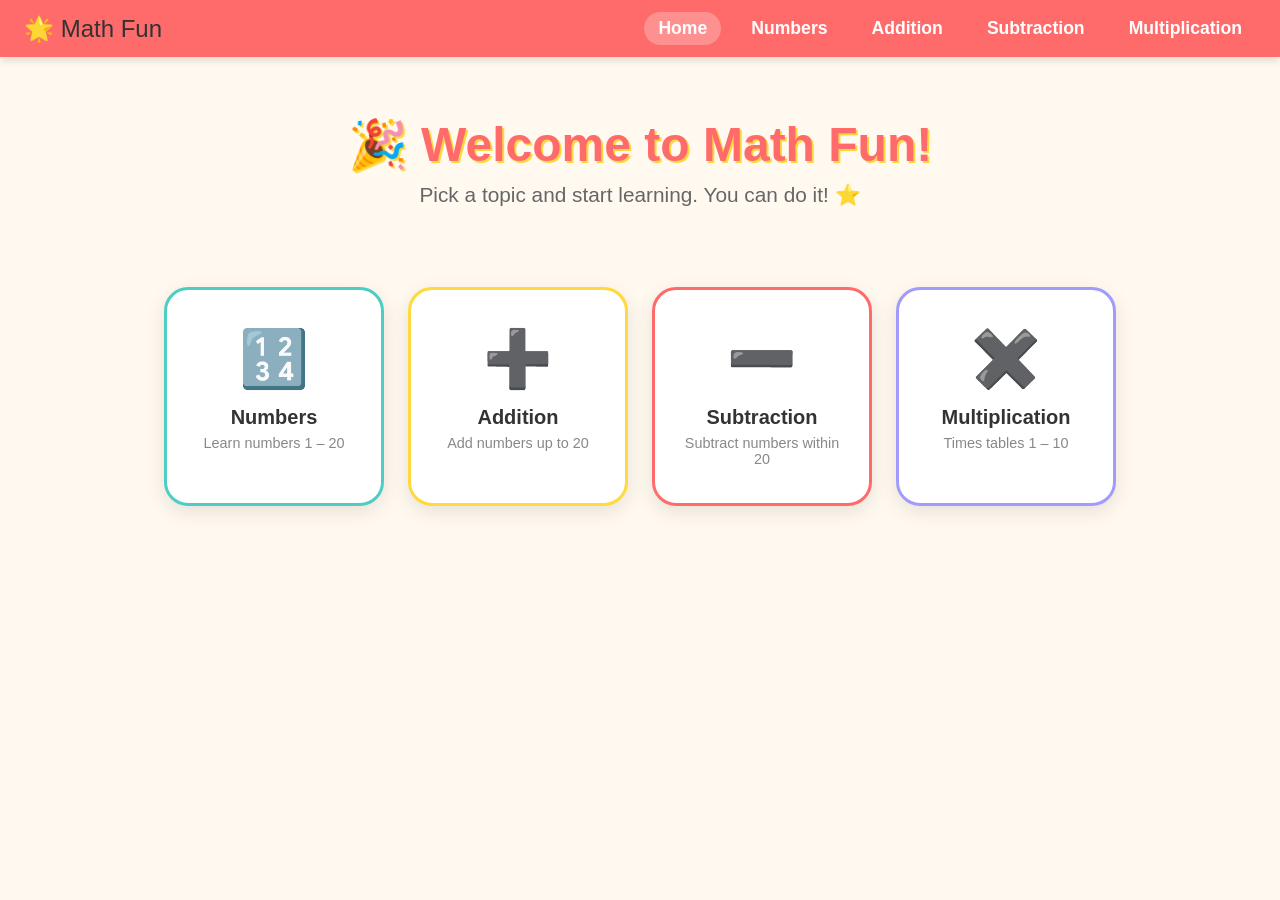
<file: index.html>
<!DOCTYPE html>
<html lang="en">
<head>
  <meta charset="UTF-8" />
  <meta name="viewport" content="width=device-width, initial-scale=1.0" />
  <title>Math Fun – Kids Learning</title>
  <link rel="stylesheet" href="style.css" />
</head>
<body>

<nav>
  <span class="logo">🌟 Math Fun</span>
  <a href="index.html" class="active">Home</a>
  <a href="numbers.html">Numbers</a>
  <a href="addition.html">Addition</a>
  <a href="subtraction.html">Subtraction</a>
  <a href="multiplication.html">Multiplication</a>
</nav>

<div class="hero">
  <h1>🎉 Welcome to Math Fun!</h1>
  <p>Pick a topic and start learning. You can do it! ⭐</p>
</div>

<div class="card-grid">
  <a class="card numbers" href="numbers.html">
    <span class="icon">🔢</span>
    <h2>Numbers</h2>
    <p>Learn numbers 1 – 20</p>
  </a>
  <a class="card addition" href="addition.html">
    <span class="icon">➕</span>
    <h2>Addition</h2>
    <p>Add numbers up to 20</p>
  </a>
  <a class="card subtraction" href="subtraction.html">
    <span class="icon">➖</span>
    <h2>Subtraction</h2>
    <p>Subtract numbers within 20</p>
  </a>
  <a class="card multiplication" href="multiplication.html">
    <span class="icon">✖️</span>
    <h2>Multiplication</h2>
    <p>Times tables 1 – 10</p>
  </a>
</div>

</body>
</html>
</file>
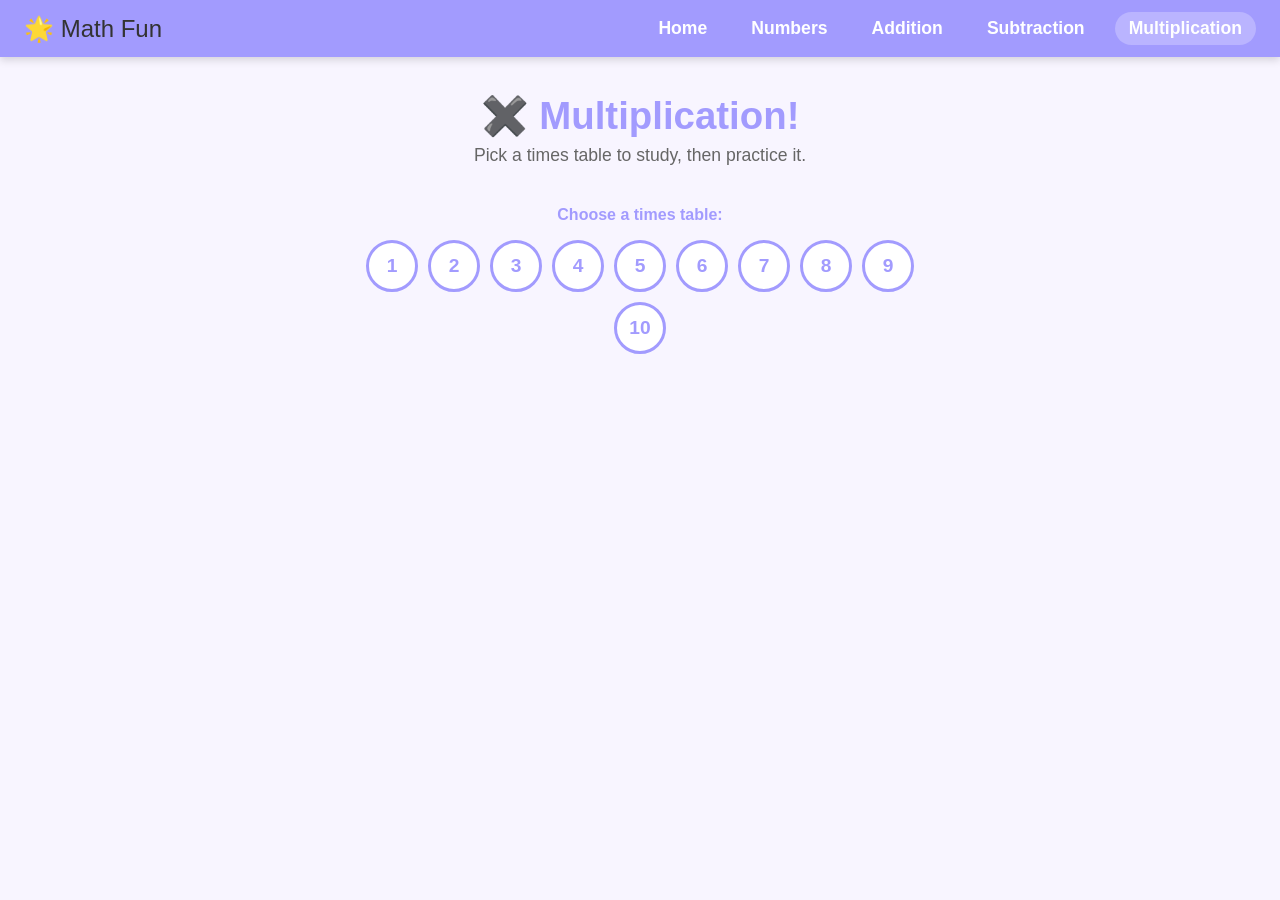
<file: multiplication.html>
<!DOCTYPE html>
<html lang="en">
<head>
  <meta charset="UTF-8" />
  <meta name="viewport" content="width=device-width, initial-scale=1.0" />
  <title>Multiplication – Math Fun</title>
  <link rel="stylesheet" href="style.css" />
  <style>
    body { background: #f8f5ff; }
    nav  { background: #a29bfe; }
    .page-header h1 { color: #a29bfe; }
    button.check-btn { background: #a29bfe; box-shadow: 0 4px 12px rgba(162,155,254,.5); }
    button.next-btn  { background: #a29bfe; box-shadow: 0 4px 12px rgba(162,155,254,.4); }
  </style>
</head>
<body>

<nav>
  <span class="logo">🌟 Math Fun</span>
  <a href="index.html">Home</a>
  <a href="numbers.html">Numbers</a>
  <a href="addition.html">Addition</a>
  <a href="subtraction.html">Subtraction</a>
  <a href="multiplication.html" class="active">Multiplication</a>
</nav>

<div class="page-header">
  <h1>✖️ Multiplication!</h1>
  <p>Pick a times table to study, then practice it.</p>
</div>

<div class="game-wrap">
  <!-- Multiplier selector -->
  <div style="text-align:center; margin-bottom:8px; font-weight:700; color:#a29bfe; font-size:1rem;">
    Choose a times table:
  </div>
  <div class="mult-selector" id="selector"></div>

  <!-- Reference table -->
  <div class="mult-table" id="refTable" style="display:none">
    <h3 id="tableTitle"></h3>
    <div id="tableRows"></div>
  </div>

  <!-- Practice game -->
  <div id="practiceArea" style="display:none">
    <div class="score-bar">
      <span>Score: <strong id="score">0</strong></span>
      <span class="stars" id="stars"></span>
      <span>Streak: <strong id="streak">0</strong> 🔥</span>
    </div>

    <div class="question-box">
      <div class="visuals" id="visuals" style="font-size:1.5rem; line-height:1.6; letter-spacing:2px;"></div>
      <div class="eq" id="eq"></div>
      <div class="answer-row">
        <input type="number" id="ans" min="0" max="100" placeholder="?" />
        <button class="check-btn" onclick="checkMult()">Check ✓</button>
      </div>
    </div>

    <div class="feedback" id="feedback"></div>
    <button class="next-btn" id="nextBtn" style="display:none" onclick="nextMult()">Next Question ▶</button>
  </div>
</div>

<script>
const EMOJI = ['🍎','🐶','🌟','🦋','🌈','🐸','🌻','🍦','🦄','🎈'];

let selected = null;
let a = 1, b = 1, correct = 0;
let score = 0, streak = 0;

// Build selector buttons
const sel = document.getElementById('selector');
for (let i = 1; i <= 10; i++) {
  const btn = document.createElement('button');
  btn.textContent = i;
  btn.onclick = () => selectTable(i, btn);
  sel.appendChild(btn);
}

function selectTable(n, btn) {
  document.querySelectorAll('.mult-selector button').forEach(b => b.classList.remove('sel'));
  btn.classList.add('sel');
  selected = n;
  score = 0; streak = 0;

  // Show reference table
  document.getElementById('refTable').style.display = 'block';
  document.getElementById('tableTitle').textContent = `${n} Times Table`;
  const rows = document.getElementById('tableRows');
  rows.innerHTML = '';
  for (let i = 1; i <= 10; i++) {
    const d = document.createElement('div');
    d.className = 'row';
    d.textContent = `${n} × ${i} = ${n * i}`;
    rows.appendChild(d);
  }

  // Show practice
  document.getElementById('practiceArea').style.display = 'block';
  updateScore();
  nextMult();
}

function nextMult() {
  if (!selected) return;
  a = selected;
  b = Math.ceil(Math.random() * 10);
  correct = a * b;

  // Visual: a icons per row, b rows
  const emoji = EMOJI[(a - 1) % EMOJI.length];
  const row = Array(a).fill(emoji).join(' ');
  document.getElementById('visuals').innerHTML = Array(b).fill(row).join('<br>');
  document.getElementById('eq').innerHTML = `${a} × ${b} = <span class="blank">?</span>`;
  document.getElementById('ans').value = '';
  document.getElementById('ans').focus();
  document.getElementById('feedback').textContent = '';
  document.getElementById('feedback').className = 'feedback';
  document.getElementById('nextBtn').style.display = 'none';
}

function checkMult() {
  const val = parseInt(document.getElementById('ans').value, 10);
  const fb  = document.getElementById('feedback');
  if (isNaN(val)) { fb.textContent = 'Please type a number! 🔢'; fb.className = 'feedback'; return; }
  if (val === correct) {
    score++; streak++;
    fb.textContent = pick(['Awesome! 🎉', 'You got it! ⭐', 'Fantastic! 🌈', 'Super! 🦄']);
    fb.className = 'feedback correct';
    document.getElementById('eq').innerHTML = `${a} × ${b} = <span style="color:#00b894">${correct}</span>`;
  } else {
    streak = 0;
    fb.textContent = `Not quite — the answer is ${correct}. Try again! 💪`;
    fb.className = 'feedback wrong';
    document.getElementById('eq').innerHTML = `${a} × ${b} = <span style="color:#e17055">${correct}</span>`;
  }
  updateScore();
  document.getElementById('nextBtn').style.display = 'block';
}

function updateScore() {
  document.getElementById('score').textContent = score;
  document.getElementById('streak').textContent = streak;
  document.getElementById('stars').textContent = '⭐'.repeat(Math.min(streak, 5));
}

function pick(arr) { return arr[Math.floor(Math.random() * arr.length)]; }

document.addEventListener('keydown', e => {
  if (e.key === 'Enter') {
    if (document.getElementById('nextBtn').style.display !== 'none') nextMult();
    else checkMult();
  }
});
</script>
</body>
</html>
</file>
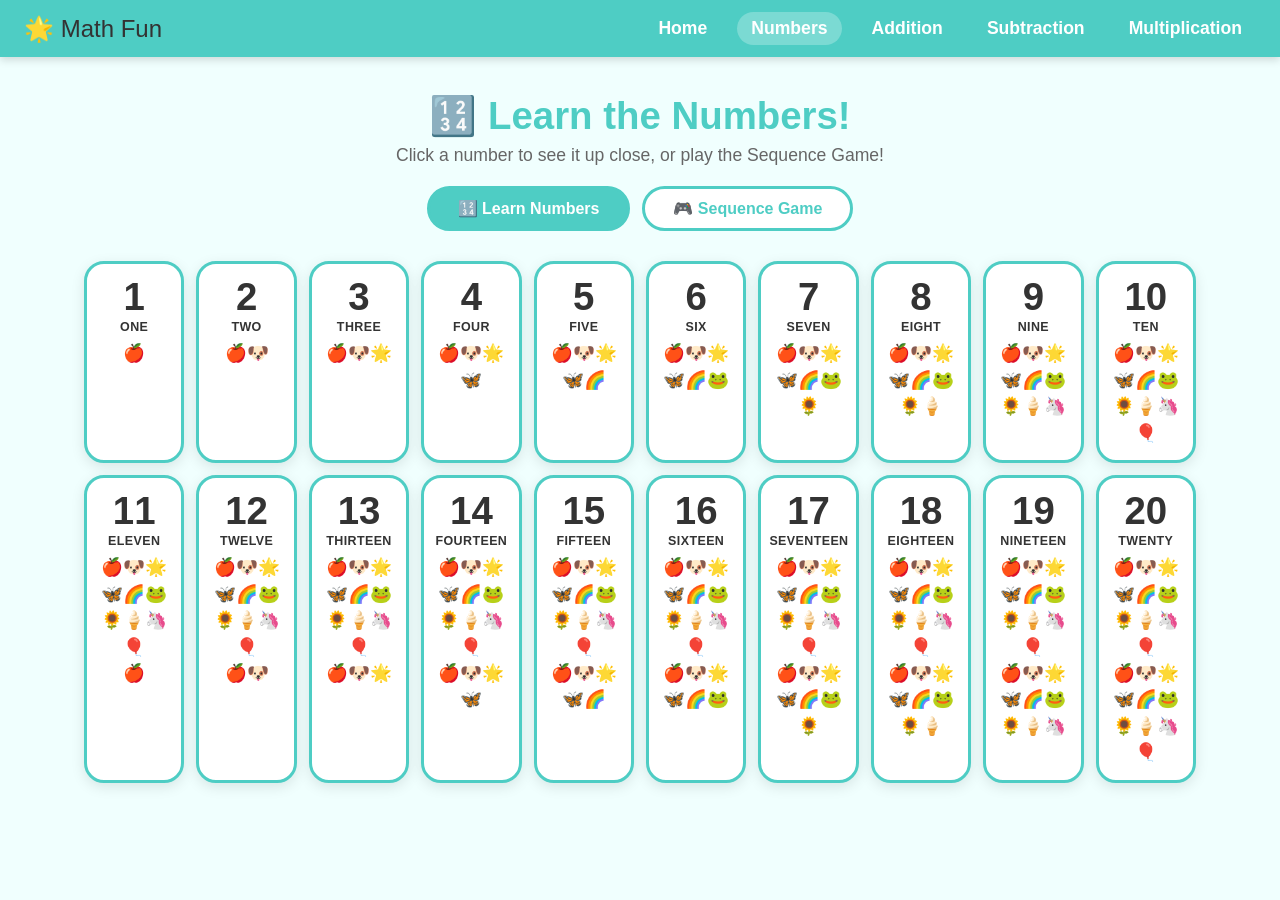
<file: numbers.html>
<!DOCTYPE html>
<html lang="en">
<head>
  <meta charset="UTF-8" />
  <meta name="viewport" content="width=device-width, initial-scale=1.0" />
  <title>Numbers – Math Fun</title>
  <link rel="stylesheet" href="style.css" />
  <style>
    body { background: #f0fffe; }
    nav  { background: #4ecdc4; }
    .page-header h1 { color: #4ecdc4; }
  </style>
</head>
<body>

<nav>
  <span class="logo">🌟 Math Fun</span>
  <a href="index.html">Home</a>
  <a href="numbers.html" class="active">Numbers</a>
  <a href="addition.html">Addition</a>
  <a href="subtraction.html">Subtraction</a>
  <a href="multiplication.html">Multiplication</a>
</nav>

<div class="page-header">
  <h1>🔢 Learn the Numbers!</h1>
  <p>Click a number to see it up close, or play the Sequence Game!</p>
</div>

<div class="tab-bar">
  <button id="tab-learn" class="active" onclick="showSection('learn')">🔢 Learn Numbers</button>
  <button id="tab-game" onclick="showSection('game')">🎮 Sequence Game</button>
</div>

<!-- ── LEARN SECTION ── -->
<div id="section-learn">
  <div class="number-grid" id="grid"></div>
</div>

<!-- ── SEQUENCE GAME SECTION ── -->
<div id="section-game" style="display:none">
  <p style="text-align:center; font-size:1.05rem; color:#555; padding: 0 20px 10px;">
    Pick a number from the bank below, then click the empty box where it belongs!
  </p>

  <div class="seq-progress" id="seqProgress"></div>
  <div class="win-banner"   id="winBanner">🎉 Amazing! You got them all right! 🎉</div>

  <div class="seq-grid" id="seqGrid"></div>

  <div class="bank-label">👇 Missing Numbers — click one to select it:</div>
  <div class="bank" id="seqBank"></div>

  <div class="seq-feedback" id="seqFeedback"></div>

  <button class="new-game-btn" onclick="newSequenceGame()">🔀 New Game</button>
</div>

<!-- ── SPOTLIGHT MODAL ── -->
<div id="spotlight" style="display:none; position:fixed; inset:0; background:rgba(0,0,0,.45); z-index:100; align-items:center; justify-content:center;">
  <div style="background:#fff; border-radius:28px; padding:40px 50px; text-align:center; max-width:340px; width:90%; box-shadow:0 12px 40px rgba(0,0,0,.2);">
    <div id="sp-num"  style="font-size:6rem; font-weight:900; color:#4ecdc4; line-height:1;"></div>
    <div id="sp-word" style="font-size:1.6rem; font-weight:700; margin:8px 0 16px; text-transform:uppercase; letter-spacing:1px;"></div>
    <div id="sp-dots" style="font-size:2rem; line-height:1.8; margin-bottom:20px;"></div>
    <button onclick="closeSpotlight()" style="padding:10px 32px; border:none; border-radius:50px; background:#4ecdc4; color:#fff; font-size:1.1rem; font-weight:700; cursor:pointer;">Close ✕</button>
  </div>
</div>

<script>
const WORDS = ['','One','Two','Three','Four','Five','Six','Seven','Eight',
               'Nine','Ten','Eleven','Twelve','Thirteen','Fourteen','Fifteen',
               'Sixteen','Seventeen','Eighteen','Nineteen','Twenty'];

const EMOJI = ['🍎','🐶','🌟','🦋','🌈','🐸','🌻','🍦','🦄','🎈',
               '🍕','🐙','🎀','🦁','🌙','🚀','🍓','🐬','🎵','🎉'];

// ── BUILD LEARN GRID (10 × 2) ──────────────────────────────────────
const grid = document.getElementById('grid');
for (let n = 1; n <= 20; n++) {
  const row1 = EMOJI.slice(0, Math.min(n, 10)).join('');
  const row2 = n > 10 ? '<br>' + EMOJI.slice(0, n - 10).join('') : '';
  const card = document.createElement('div');
  card.className = 'num-card';
  card.innerHTML =
    `<div class="big">${n}</div>` +
    `<div class="word">${WORDS[n]}</div>` +
    `<div class="dots">${row1}${row2}</div>`;
  card.onclick = () => openSpotlight(n);
  grid.appendChild(card);
}

function openSpotlight(n) {
  document.getElementById('sp-num').textContent  = n;
  document.getElementById('sp-word').textContent = WORDS[n];
  const row1 = EMOJI.slice(0, Math.min(n, 10)).join('');
  const row2 = n > 10 ? '<br>' + EMOJI.slice(0, n - 10).join('') : '';
  document.getElementById('sp-dots').innerHTML = row1 + row2;
  document.getElementById('spotlight').style.display = 'flex';
}
function closeSpotlight() {
  document.getElementById('spotlight').style.display = 'none';
}
document.getElementById('spotlight').addEventListener('click', e => {
  if (e.target === e.currentTarget) closeSpotlight();
});

// ── TABS ───────────────────────────────────────────────────────────
let gameInitialized = false;
function showSection(which) {
  document.getElementById('section-learn').style.display = which === 'learn' ? '' : 'none';
  document.getElementById('section-game').style.display  = which === 'game'  ? '' : 'none';
  document.getElementById('tab-learn').classList.toggle('active', which === 'learn');
  document.getElementById('tab-game').classList.toggle('active', which === 'game');
  if (which === 'game' && !gameInitialized) { newSequenceGame(); gameInitialized = true; }
}

// ── SEQUENCE GAME ──────────────────────────────────────────────────
let removedSet    = new Set();
let totalRemoved  = 0;
let selectedNum   = null;

function shuffle(arr) {
  for (let i = arr.length - 1; i > 0; i--) {
    const j = Math.floor(Math.random() * (i + 1));
    [arr[i], arr[j]] = [arr[j], arr[i]];
  }
  return arr;
}

function newSequenceGame() {
  const count = 5 + Math.floor(Math.random() * 4); // 5–8 missing numbers
  const removed = shuffle([...Array(20).keys()].map(i => i + 1)).slice(0, count);
  removedSet   = new Set(removed);
  totalRemoved = count;
  selectedNum  = null;
  document.getElementById('winBanner').style.display   = 'none';
  document.getElementById('seqFeedback').textContent   = '';
  document.getElementById('seqFeedback').className     = 'seq-feedback';
  renderSeq();
}

function renderSeq() {
  // Build the 10×2 grid
  const seqGrid = document.getElementById('seqGrid');
  seqGrid.innerHTML = '';
  for (let n = 1; n <= 20; n++) {
    const cell = document.createElement('div');
    if (removedSet.has(n)) {
      cell.className    = 'seq-cell blank';
      cell.textContent  = '?';
      cell.dataset.n    = n;
      cell.onclick      = () => placeNumber(n, cell);
    } else {
      cell.className   = 'seq-cell';
      cell.textContent = n;
    }
    seqGrid.appendChild(cell);
  }

  // Build shuffled bank
  const bank = document.getElementById('seqBank');
  bank.innerHTML = '';
  shuffle([...removedSet]).forEach(n => {
    const tile       = document.createElement('div');
    tile.className   = 'bank-tile';
    tile.textContent = n;
    tile.id          = `bank-${n}`;
    tile.onclick     = () => selectTile(n, tile);
    bank.appendChild(tile);
  });

  updateProgress();
}

function selectTile(n, tile) {
  document.querySelectorAll('.bank-tile').forEach(t => t.classList.remove('selected'));
  if (selectedNum === n) {
    selectedNum = null;
    document.getElementById('seqFeedback').textContent = '';
  } else {
    selectedNum = n;
    tile.classList.add('selected');
    document.getElementById('seqFeedback').textContent = `Now click the box where  ${n}  belongs! 👆`;
    document.getElementById('seqFeedback').className   = 'seq-feedback';
  }
}

function placeNumber(slotNum, cell) {
  const fb = document.getElementById('seqFeedback');
  if (selectedNum === null) {
    fb.textContent = '👇 First, pick a number from the bank below!';
    fb.className   = 'seq-feedback';
    return;
  }
  if (selectedNum === slotNum) {
    // ✅ Correct
    cell.textContent = slotNum;
    cell.className   = 'seq-cell correct-placed';
    cell.onclick     = null;
    removedSet.delete(slotNum);
    const tile = document.getElementById(`bank-${selectedNum}`);
    if (tile) tile.classList.add('used');
    selectedNum  = null;
    fb.textContent = pick(['Great! 🎉','Correct! ⭐','You got it! 🌟','Awesome! 🦄','Nice one! 👏']);
    fb.className   = 'seq-feedback correct';
    updateProgress();
    if (removedSet.size === 0) showWin();
  } else {
    // ❌ Wrong
    cell.classList.add('shake');
    setTimeout(() => cell.classList.remove('shake'), 450);
    fb.textContent = `Hmm, ${selectedNum} doesn't go there. Try a different box! 🤔`;
    fb.className   = 'seq-feedback wrong';
  }
}

function updateProgress() {
  const placed = totalRemoved - removedSet.size;
  document.getElementById('seqProgress').textContent =
    `Progress: ${placed} / ${totalRemoved}  ${'⭐'.repeat(placed)}`;
}

function showWin() {
  document.getElementById('winBanner').style.display = 'block';
  document.getElementById('seqFeedback').textContent = '';
}

function pick(arr) { return arr[Math.floor(Math.random() * arr.length)]; }
</script>
</body>
</html>
</file>
<file: style.css>
* { box-sizing: border-box; margin: 0; padding: 0; }

body {
  font-family: 'Segoe UI', 'Comic Sans MS', cursive, sans-serif;
  background: #fff9f0;
  min-height: 100vh;
  color: #333;
}

/* ── NAV ── */
nav {
  background: #ff6b6b;
  padding: 12px 24px;
  display: flex;
  align-items: center;
  gap: 16px;
  flex-wrap: wrap;
  box-shadow: 0 3px 8px rgba(0,0,0,.15);
}
nav a {
  color: #fff;
  text-decoration: none;
  font-size: 1.1rem;
  font-weight: 700;
  padding: 6px 14px;
  border-radius: 20px;
  transition: background .2s;
}
nav a:hover, nav a.active { background: rgba(255,255,255,.25); }
nav .logo { font-size: 1.5rem; margin-right: auto; }

/* ── HERO / HOME ── */
.hero {
  text-align: center;
  padding: 60px 20px 40px;
}
.hero h1 { font-size: 3rem; color: #ff6b6b; text-shadow: 2px 2px 0 #ffd93d; }
.hero p  { font-size: 1.3rem; color: #666; margin-top: 10px; }

.card-grid {
  display: flex;
  flex-wrap: wrap;
  justify-content: center;
  gap: 24px;
  padding: 40px 20px 60px;
}
.card {
  background: #fff;
  border-radius: 24px;
  padding: 36px 28px;
  width: 220px;
  text-align: center;
  text-decoration: none;
  color: inherit;
  box-shadow: 0 6px 20px rgba(0,0,0,.1);
  transition: transform .2s, box-shadow .2s;
  border: 3px solid transparent;
}
.card:hover { transform: translateY(-6px); box-shadow: 0 12px 28px rgba(0,0,0,.15); }
.card .icon { font-size: 3.5rem; display: block; margin-bottom: 14px; }
.card h2   { font-size: 1.25rem; }
.card p    { font-size: .9rem; color: #888; margin-top: 6px; }

.card.numbers       { border-color: #4ecdc4; }
.card.addition      { border-color: #ffd93d; }
.card.subtraction   { border-color: #ff6b6b; }
.card.multiplication{ border-color: #a29bfe; }

/* ── PAGE HEADER ── */
.page-header {
  text-align: center;
  padding: 36px 20px 20px;
}
.page-header h1 { font-size: 2.4rem; }
.page-header p  { font-size: 1.1rem; color: #666; margin-top: 6px; }

/* ── NUMBERS PAGE ── */
.number-grid {
  display: grid;
  grid-template-columns: repeat(10, 1fr);
  gap: 12px;
  max-width: 1160px;
  margin: 0 auto;
  padding: 10px 24px 40px;
  overflow-x: auto;
}
.num-card {
  background: #fff;
  border-radius: 20px;
  padding: 14px 8px;
  width: auto;
  min-width: 90px;
  text-align: center;
  cursor: pointer;
  box-shadow: 0 4px 14px rgba(0,0,0,.1);
  transition: transform .15s;
  border: 3px solid #4ecdc4;
  user-select: none;
}
.num-card:hover { transform: scale(1.06); }
.num-card.active { background: #4ecdc4; color: #fff; }
.num-card .big  { font-size: 2.4rem; font-weight: 900; line-height: 1; }
.num-card .word { font-size: .78rem; font-weight: 700; margin-top: 4px; text-transform: uppercase; letter-spacing: .4px; }
.num-card .dots { font-size: 1.1rem; margin-top: 6px; line-height: 1.5; word-break: break-all; }

/* ── TABS ── */
.tab-bar { display: flex; justify-content: center; gap: 12px; padding: 0 20px 20px; }
.tab-bar button {
  padding: 10px 28px;
  border: 3px solid #4ecdc4;
  border-radius: 50px;
  background: #fff;
  color: #4ecdc4;
  font-size: 1rem;
  font-weight: 700;
  cursor: pointer;
  transition: all .2s;
}
.tab-bar button.active { background: #4ecdc4; color: #fff; }

/* ── SEQUENCE GAME ── */
.seq-grid {
  display: grid;
  grid-template-columns: repeat(10, 1fr);
  gap: 10px;
  max-width: 900px;
  margin: 0 auto;
  padding: 0 20px 20px;
}
.seq-cell {
  aspect-ratio: 1;
  display: flex;
  align-items: center;
  justify-content: center;
  border-radius: 14px;
  font-size: 1.5rem;
  font-weight: 900;
  background: #e8fffe;
  border: 2px solid #4ecdc4;
  color: #4ecdc4;
  min-height: 56px;
}
.seq-cell.blank {
  background: #fff;
  border: 3px dashed #bbb;
  color: #ccc;
  cursor: pointer;
  font-size: 1.2rem;
  transition: border-color .2s, color .2s;
}
.seq-cell.blank:hover { border-color: #4ecdc4; color: #4ecdc4; background: #f0fffe; }
.seq-cell.correct-placed {
  background: #d4f7f0;
  border: 2px solid #00b894;
  color: #00b894;
  animation: pop .35s ease;
  cursor: default;
}
.bank { display: flex; flex-wrap: wrap; justify-content: center; gap: 12px; padding: 4px 20px 20px; max-width: 620px; margin: 0 auto; }
.bank-label { text-align: center; font-size: 1rem; font-weight: 700; color: #4ecdc4; padding: 10px 0 8px; }
.bank-tile {
  width: 58px; height: 58px;
  display: flex; align-items: center; justify-content: center;
  border-radius: 14px;
  font-size: 1.4rem; font-weight: 900;
  background: #fff;
  border: 3px solid #4ecdc4;
  color: #4ecdc4;
  cursor: pointer;
  transition: all .2s;
  box-shadow: 0 3px 8px rgba(0,0,0,.1);
}
.bank-tile:hover { transform: translateY(-3px); }
.bank-tile.selected { background: #4ecdc4; color: #fff; box-shadow: 0 4px 12px rgba(78,205,196,.5); transform: scale(1.1); }
.bank-tile.used { opacity: 0; pointer-events: none; }
.seq-feedback { text-align: center; font-size: 1.2rem; font-weight: 700; min-height: 40px; padding: 6px 20px; }
.seq-feedback.correct { color: #00b894; }
.seq-feedback.wrong   { color: #e17055; }
.seq-progress { text-align: center; font-size: 1rem; color: #888; margin-bottom: 10px; }
.win-banner {
  display: none; text-align: center; font-size: 1.6rem; font-weight: 900;
  color: #00b894; padding: 16px; background: #d4f7f0;
  border-radius: 20px; margin: 0 20px 16px;
}
.new-game-btn {
  display: block; margin: 8px auto 40px;
  padding: 12px 36px; border: none; border-radius: 50px;
  background: #4ecdc4; color: #fff;
  font-size: 1.1rem; font-weight: 700; cursor: pointer;
  box-shadow: 0 4px 12px rgba(78,205,196,.4);
  transition: transform .15s;
}
.new-game-btn:hover { transform: translateY(-2px); }
@keyframes shake {
  0%, 100% { transform: translateX(0); }
  20%, 60%  { transform: translateX(-6px); }
  40%, 80%  { transform: translateX(6px); }
}
.shake { animation: shake .4s ease; }

/* ── GAME AREA (addition / subtraction / multiplication) ── */
.game-wrap {
  max-width: 640px;
  margin: 0 auto;
  padding: 20px 20px 60px;
}

.score-bar {
  display: flex;
  justify-content: space-between;
  align-items: center;
  background: #fff;
  border-radius: 50px;
  padding: 10px 24px;
  font-size: 1rem;
  font-weight: 700;
  box-shadow: 0 2px 10px rgba(0,0,0,.08);
  margin-bottom: 24px;
}
.score-bar .stars { color: #ffd93d; font-size: 1.2rem; }

.question-box {
  background: #fff;
  border-radius: 24px;
  padding: 36px 28px;
  text-align: center;
  box-shadow: 0 6px 20px rgba(0,0,0,.1);
  margin-bottom: 20px;
}
.question-box .visuals { font-size: 2rem; min-height: 56px; margin-bottom: 16px; word-break: break-all; }
.question-box .eq      { font-size: 2.8rem; font-weight: 900; letter-spacing: 4px; color: #555; }
.question-box .eq span.blank {
  display: inline-block;
  min-width: 56px;
  border-bottom: 4px solid #ff6b6b;
  color: #ff6b6b;
}

.answer-row {
  display: flex;
  gap: 12px;
  justify-content: center;
  margin-top: 20px;
  flex-wrap: wrap;
}
.answer-row input[type=number] {
  width: 100px;
  font-size: 2rem;
  text-align: center;
  border: 3px solid #ddd;
  border-radius: 14px;
  padding: 8px;
  outline: none;
  transition: border-color .2s;
}
.answer-row input[type=number]:focus { border-color: #ff6b6b; }

button.check-btn {
  font-size: 1.3rem;
  font-weight: 700;
  padding: 12px 32px;
  border: none;
  border-radius: 50px;
  cursor: pointer;
  background: #ff6b6b;
  color: #fff;
  box-shadow: 0 4px 12px rgba(255,107,107,.4);
  transition: transform .15s, box-shadow .15s;
}
button.check-btn:hover { transform: translateY(-2px); box-shadow: 0 6px 16px rgba(255,107,107,.5); }
button.check-btn:active { transform: translateY(0); }

.feedback {
  font-size: 1.6rem;
  font-weight: 700;
  text-align: center;
  min-height: 48px;
  padding: 8px;
  border-radius: 12px;
  transition: all .3s;
}
.feedback.correct { color: #00b894; background: #d4f7f0; }
.feedback.wrong   { color: #e17055; background: #ffe5df; }

button.next-btn {
  display: block;
  margin: 16px auto 0;
  font-size: 1.1rem;
  font-weight: 700;
  padding: 10px 36px;
  border: none;
  border-radius: 50px;
  cursor: pointer;
  background: #00b894;
  color: #fff;
  box-shadow: 0 4px 12px rgba(0,184,148,.4);
  transition: transform .15s;
}
button.next-btn:hover { transform: translateY(-2px); }

/* ── MULTIPLICATION SELECTOR ── */
.mult-selector {
  display: flex;
  flex-wrap: wrap;
  gap: 10px;
  justify-content: center;
  padding: 8px 0 20px;
}
.mult-selector button {
  width: 52px;
  height: 52px;
  border-radius: 50%;
  border: 3px solid #a29bfe;
  background: #fff;
  font-size: 1.2rem;
  font-weight: 900;
  color: #a29bfe;
  cursor: pointer;
  transition: background .15s, color .15s;
}
.mult-selector button.sel {
  background: #a29bfe;
  color: #fff;
}

.mult-table {
  background: #fff;
  border-radius: 20px;
  padding: 20px;
  box-shadow: 0 4px 14px rgba(0,0,0,.08);
  margin-bottom: 20px;
  text-align: center;
}
.mult-table h3   { font-size: 1.3rem; color: #a29bfe; margin-bottom: 12px; }
.mult-table .row { font-size: 1.1rem; padding: 4px 0; border-bottom: 1px solid #f0f0f0; }
.mult-table .row:last-child { border: none; }

/* ── CONFETTI BURST ── */
@keyframes pop {
  0%   { transform: scale(1); }
  50%  { transform: scale(1.25); }
  100% { transform: scale(1); }
}
.pop { animation: pop .35s ease; }

/* ── RESPONSIVE ── */
@media (max-width: 500px) {
  .hero h1 { font-size: 2rem; }
  .question-box .eq { font-size: 2rem; }
}
</file>
